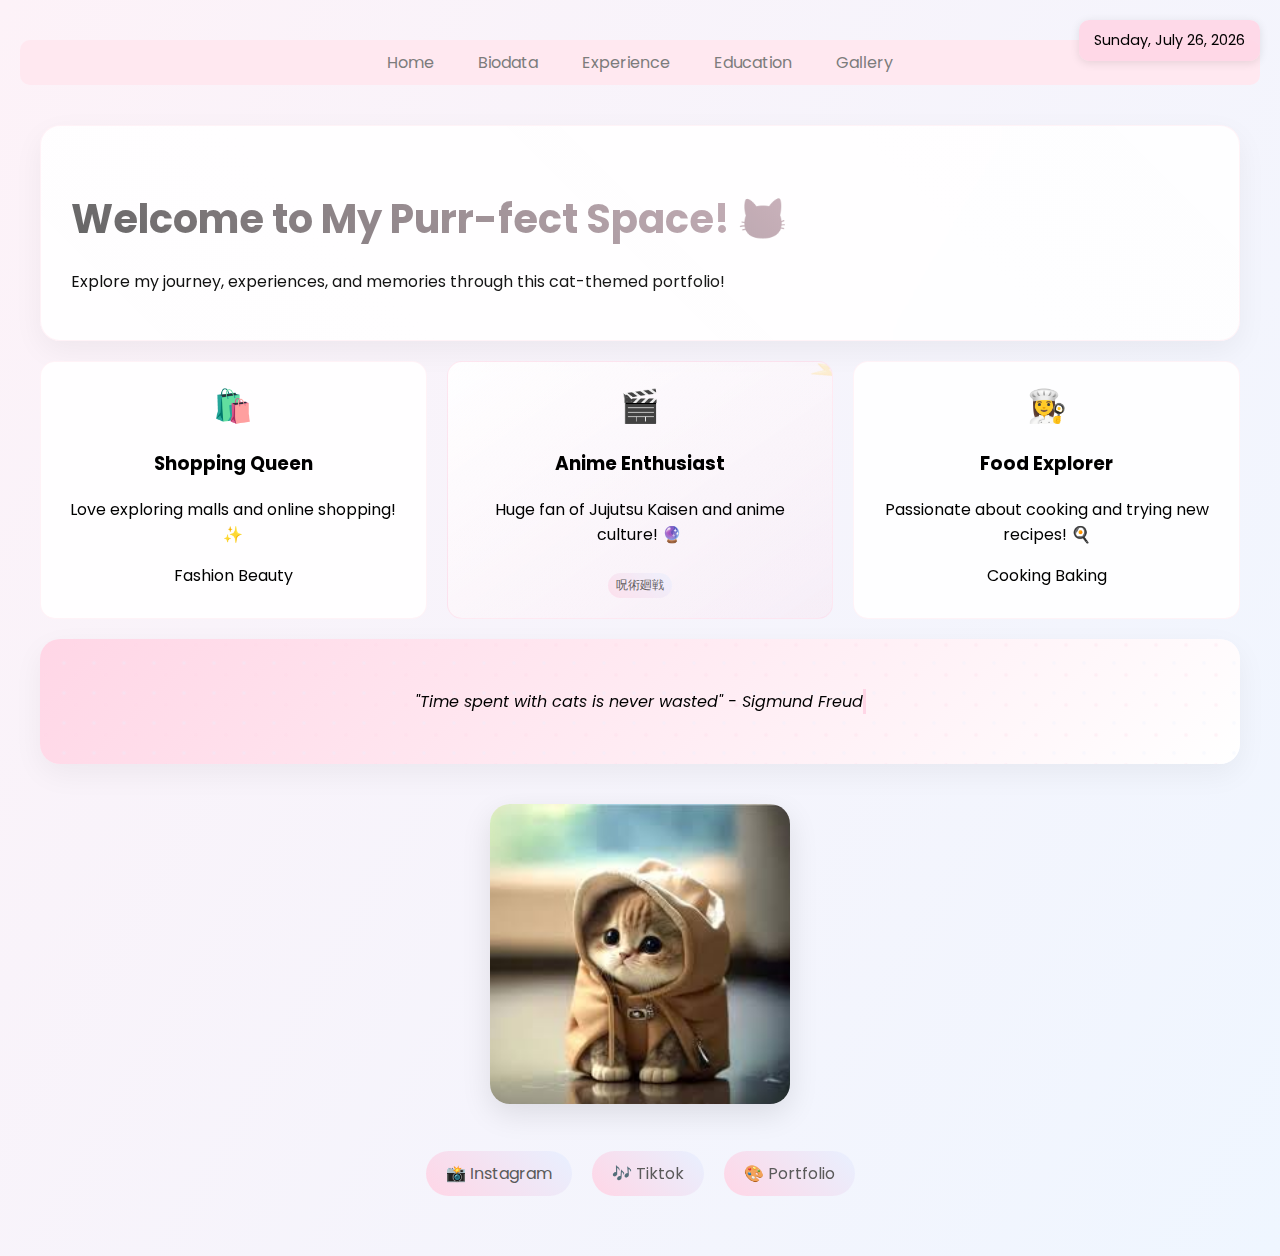
<file: index.html>
<!DOCTYPE html>
<html>
<head>
    <title>My Portfolio - Nur Nabila</title>
    <link href="https://fonts.googleapis.com/css2?family=Poppins:wght@300;400;500;600;700&display=swap" rel="stylesheet">
    <link rel="stylesheet" href="css/index.css">
    <style>
    
    </style>
</head>
<body>
<div id="top"></div>
    <!-- <div class="header">
        <div class="corner corner-tl"></div>
        <div class="corner corner-tr"></div>
        <div class="corner corner-bl"></div>
        <div class="corner corner-br"></div>
        <div class="shimmer"></div>
        <h1>My Portfolio</h1>
        <img src="images/cute-cat2.png" alt="White Cat" width="300">
    </div> -->

    <div class="navigation">
        <a href="index.html">Home</a>
        <a href="biodata.html">Biodata</a>
        <a href="experience.html">Experience</a>
        <a href="education.html">Education</a>
        <a href="gallery.html">Gallery</a>
    </div>

    <div class="content">
        <div class="welcome-card">
            <h2 class="welcome-text">Welcome to My Purr-fect Space! 🐱</h2>
            <p>Explore my journey, experiences, and memories through this cat-themed portfolio!</p>
        </div>

        <div class="feature-cards">
            <div class="feature-card shopping-card">
                <div class="feature-icon">🛍️</div>
                <h3>Shopping Queen</h3>
                <p>Love exploring malls and online shopping! ✨</p>
                <div class="interest-details">
                    <span class="interest-tag">Fashion</span>
                    <span class="interest-tag">Beauty</span>
                </div>
            </div>
        
            <div class="feature-card anime-card">
                <div class="feature-icon">🎬</div>
                <h3>Anime Enthusiast</h3>
                <p>Huge fan of Jujutsu Kaisen and anime culture! 🔮</p>
                <div class="anime-details">
                    <span class="anime-tag">呪術廻戦</span>
                </div>
            </div>
        
            <div class="feature-card cooking-card">
                <div class="feature-icon">👩‍🍳</div>
                <h3>Food Explorer</h3>
                <p>Passionate about cooking and trying new recipes! 🍳</p>
                <div class="interest-details">
                    <span class="interest-tag">Cooking</span>
                    <span class="interest-tag">Baking</span>
                </div>
            </div>
        </div>

        <div class="quote-container">
            <div class="decorative-pattern"></div>
            <div class="quote">
                "Time spent with cats is never wasted" - Sigmund Freud
            </div>
        </div>

        <div class="cat-showcase">
            <img src="images/cute-cat.png" alt="Cute Cat" width="300" class="cat-animation">
        </div>

        <div class="social-links">
            <a href="https://www.instagram.com/thugisabelle?igsh=MWNkaXA3aXZoYXYzZw%3D%3D&utm_source=qr" class="social-button">📸 Instagram</a>
            <a href="https://www.tiktok.com/@ivy.sabella?_t=8rd1YtxPfYf&_r=1" class="social-button">🎶 Tiktok</a>
            <a href="#" class="social-button">🎨 Portfolio</a>
        </div>
    </div>


<!-- Add near the top right -->
<div class="current-date">
    <span id="currentDate"></span>
</div>

<!-- Add at the bottom -->
<div class="back-to-top" id="backToTop">
    <a href="#top">🔝</a>
</div>

<script>
    // Date display
    function updateDate() {
        const now = new Date();
        const options = { weekday: 'long', year: 'numeric', month: 'long', day: 'numeric' };
        document.getElementById('currentDate').textContent = now.toLocaleDateString('en-US', options);
    }
    updateDate();

    // Back to top visibility
    window.onscroll = function() {
        if (document.body.scrollTop > 20 || document.documentElement.scrollTop > 20) {
            document.getElementById('backToTop').classList.add('visible');
        } else {
            document.getElementById('backToTop').classList.remove('visible');
        }
    };

    // Smooth scroll
    document.querySelectorAll('a[href^="#"]').forEach(anchor => {
        anchor.addEventListener('click', function (e) {
            e.preventDefault();
            document.querySelector(this.getAttribute('href')).scrollIntoView({
                behavior: 'smooth'
            });
        });
    });
</script>
    <script>
        // Add mouse trail effect🎶
        document.addEventListener('mousemove', function(e) {
            const trail = document.createElement('div');
            trail.className = 'mouse-trail';
            trail.style.left = e.pageX + 'px';
            trail.style.top = e.pageY + 'px';
            trail.style.position = 'fixed';
            trail.style.width = '10px';
            trail.style.height = '10px';
            trail.style.background = '#ffd6e6';
            trail.style.borderRadius = '50%';
            trail.style.pointerEvents = 'none';
            document.body.appendChild(trail);

            setTimeout(() => {
                trail.style.transition = 'all 1s';
                trail.style.opacity = '0';
                trail.style.transform = 'scale(0)';
                setTimeout(() => trail.remove(), 1000);
            }, 100);
        });
    </script>
</body>
</html>
</file>
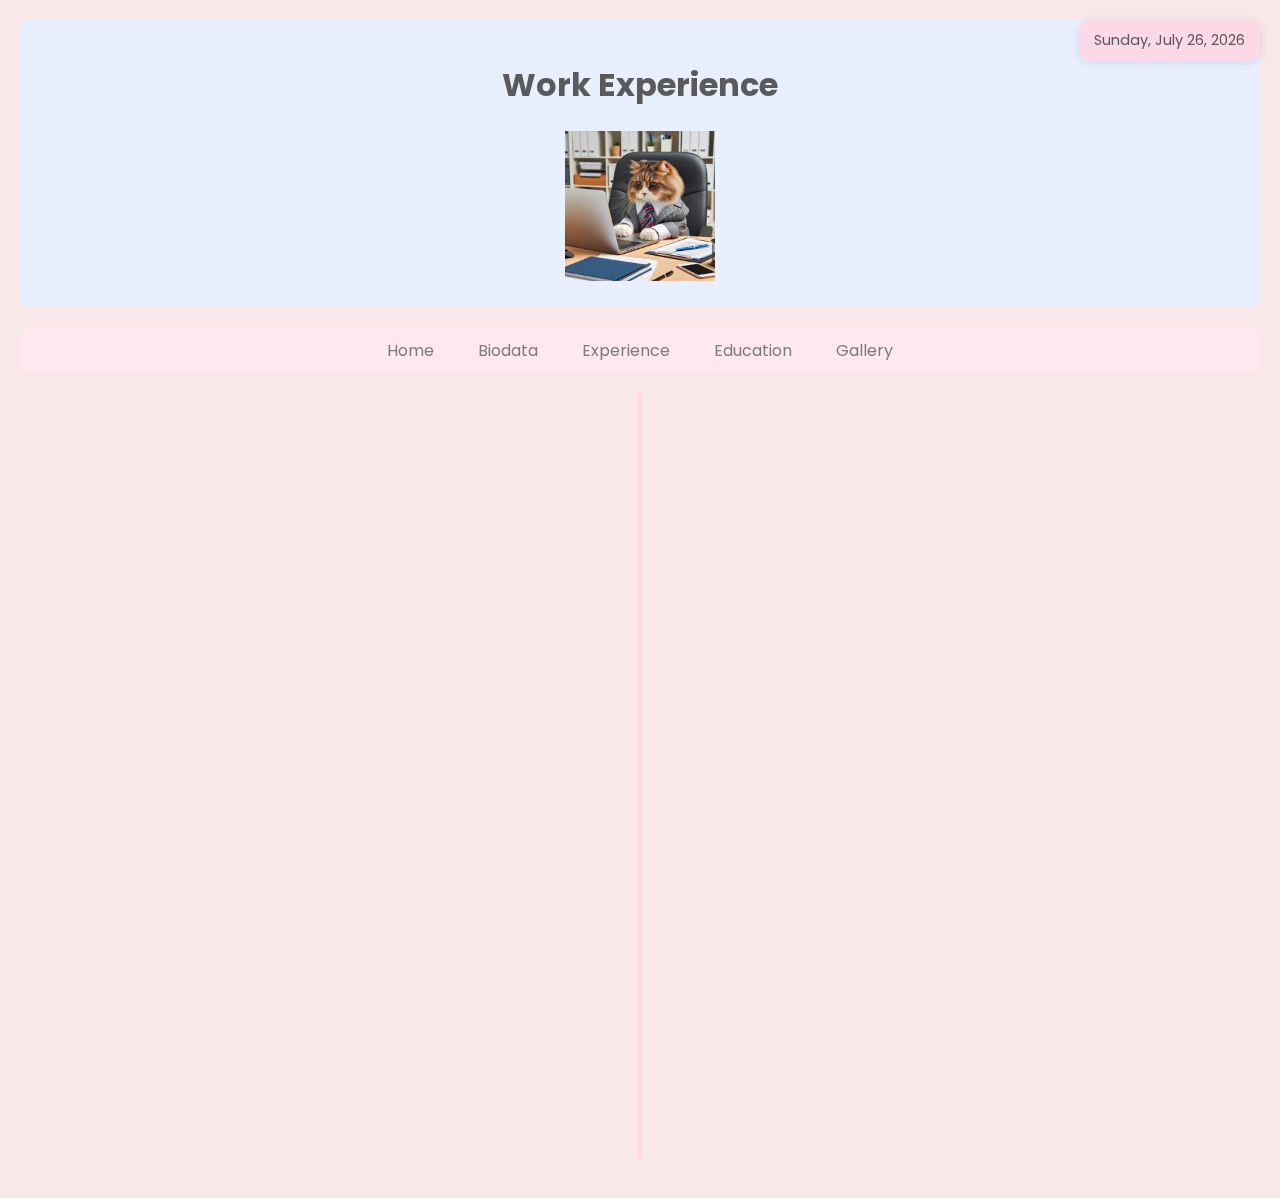
<file: experience.html>
<!DOCTYPE html>
<html>
<head>
    <title>Experience - Nur Nabila</title>
    <link href="https://fonts.googleapis.com/css2?family=Poppins:wght@300;400;500;600;700&display=swap" rel="stylesheet">
    <link rel="stylesheet" href="css/experience.css">
    <style>
     
    </style>
</head>
<body>
    
<div id="top"></div>
    <div class="floating-elements" id="floatingElements"></div>

    <div class="header">
        <h1>Work Experience</h1>
        <img src="images/working-cat.png" alt="Working Cat" class="cat-animation" width="150">
    </div>

    <div class="navigation">
        <a href="index.html">Home</a>
        <a href="biodata.html">Biodata</a>
        <a href="experience.html">Experience</a>
        <a href="education.html">Education</a>
        <a href="gallery.html">Gallery</a>
    </div>

    <div class="content">
        <div class="timeline">
            <div class="timeline-item" style="animation-delay: 0.3s">
                <div class="timeline-content">
                    <div class="timeline-date">After SPM</div>
                    <div class="timeline-title">Preschool Teacher</div>
                    <div class="timeline-description">
                        Teaching and caring for young children for two months, developing educational activities and fostering early learning.
                    </div>
                </div>
                <img src="images/teacher-cat.png" alt="Teacher Cat" class="cat-icon">
            </div>

            <div class="timeline-item" style="animation-delay: 0.6s">
                <div class="timeline-content">
                    <div class="timeline-date">Semester Break</div>
                    <div class="timeline-title">Starbucks Barista</div>
                    <div class="timeline-description">
                        Crafting beverages and providing excellent customer service while maintaining store cleanliness and efficiency.
                    </div>
                </div>
                <img src="images/coffee-cat.png" alt="Coffee Cat" class="cat-icon">
            </div>

            <div class="timeline-item" style="animation-delay: 0.9s">
                <div class="timeline-content">
                    <div class="timeline-date">Semester Break</div>
                    <div class="timeline-title">Admin Assistant</div>
                    <div class="timeline-description">
                        Supporting administrative operations at a Law Firm, managing documents and assisting with office procedures.
                    </div>
                </div>
                <img src="images/office-cat.png" alt="Office Cat" class="cat-icon">
            </div>
        </div>
    </div>

<!-- Add near the top right -->
<div class="current-date">
    <span id="currentDate"></span>
</div>

<!-- Add at the bottom -->
<div class="back-to-top" id="backToTop">
    <a href="#top">🔝</a>
</div>

<!-- Add necessary scripts at the bottom of each page -->
<script>
    // Date display
    function updateDate() {
        const now = new Date();
        const options = { weekday: 'long', year: 'numeric', month: 'long', day: 'numeric' };
        document.getElementById('currentDate').textContent = now.toLocaleDateString('en-US', options);
    }
    updateDate();

    // Back to top visibility
    window.onscroll = function() {
        if (document.body.scrollTop > 20 || document.documentElement.scrollTop > 20) {
            document.getElementById('backToTop').classList.add('visible');
        } else {
            document.getElementById('backToTop').classList.remove('visible');
        }
    };

    // Smooth scroll
    document.querySelectorAll('a[href^="#"]').forEach(anchor => {
        anchor.addEventListener('click', function (e) {
            e.preventDefault();
            document.querySelector(this.getAttribute('href')).scrollIntoView({
                behavior: 'smooth'
            });
        });
    });
</script>
    <script>
        // Floating work elements animation
        const elements = ['💼', '📊', '💻', '📱', '✉️', '📝'];
        function createFloatingElement() {
            const element = document.createElement('div');
            element.className = 'floating-element';
            element.textContent = elements[Math.floor(Math.random() * elements.length)];
            element.style.left = Math.random() * 100 + 'vw';
            element.style.animationDuration = (Math.random() * 5 + 10) + 's';
            document.getElementById('floatingElements').appendChild(element);
            
            setTimeout(() => {
                element.remove();
            }, 15000);
        }

        setInterval(createFloatingElement, 2000);

        // Mouse trail effect
        document.addEventListener('mousemove', function(e) {
            const trail = document.createElement('div');
            trail.className = 'mouse-trail';
            trail.style.left = e.pageX + 'px';
            trail.style.top = e.pageY + 'px';
            trail.style.position = 'fixed';
            trail.style.width = '10px';
            trail.style.height = '10px';
            trail.style.background = '#ffd6e6';
            trail.style.borderRadius = '50%';
            trail.style.pointerEvents = 'none';
            document.body.appendChild(trail);

            setTimeout(() => {
                trail.style.transition = 'all 1s';
                trail.style.opacity = '0';
                trail.style.transform = 'scale(0)';
                setTimeout(() => trail.remove(), 1000);
            }, 100);
        });
    </script>
</body>
</html>
</file>
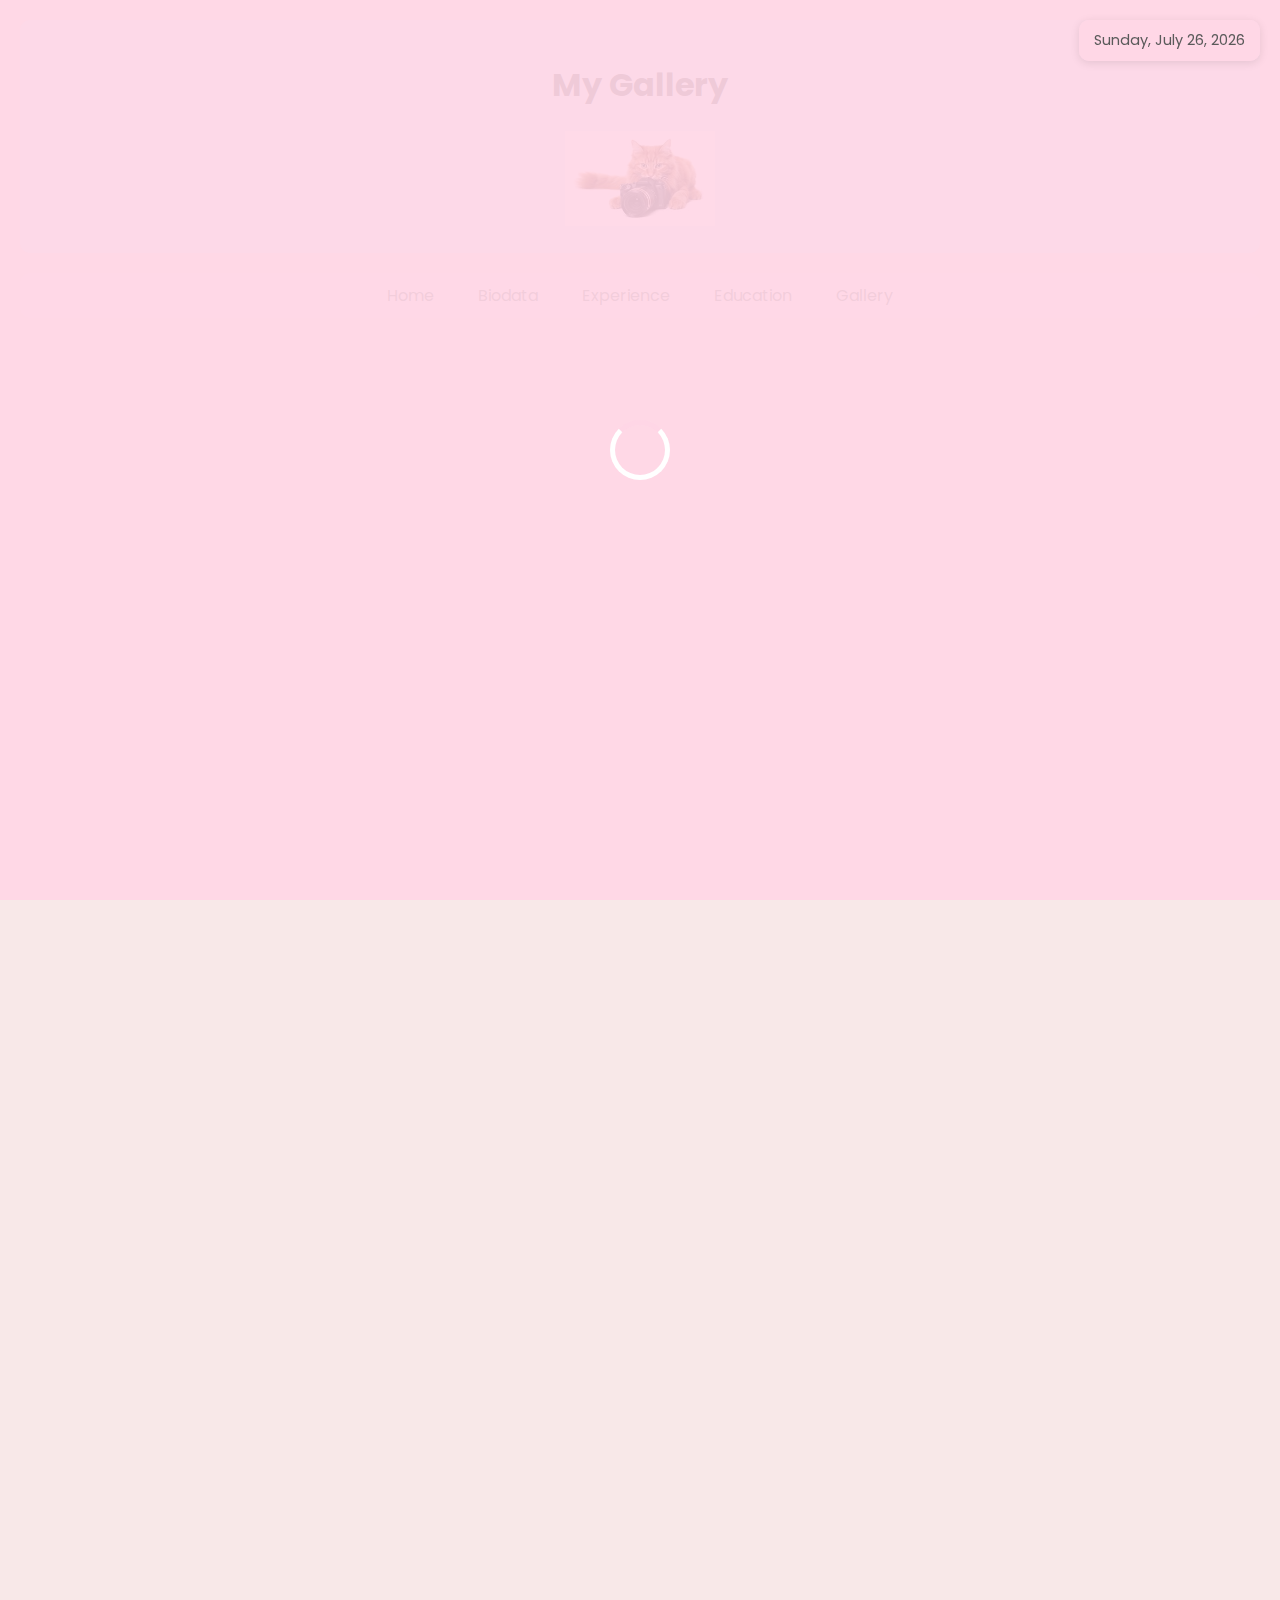
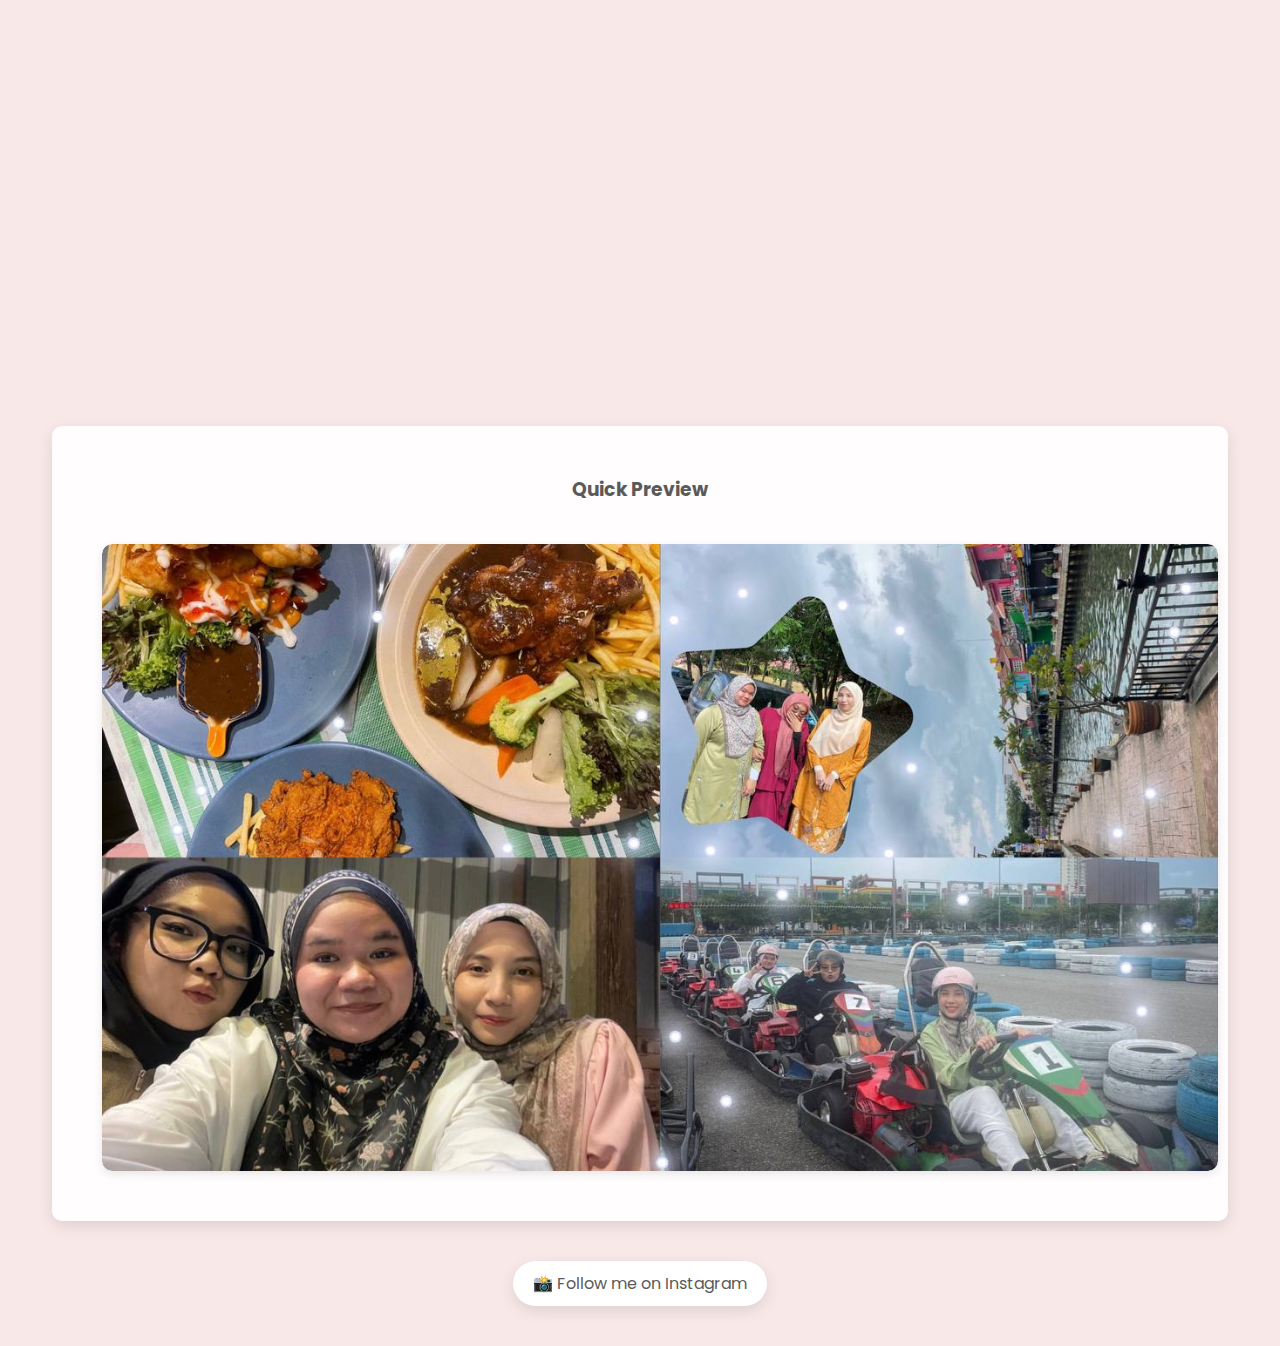
<file: gallery.html>
<!DOCTYPE html>
<html>
<head>
    <title>Gallery - Nur Nabila</title>
    <link href="https://fonts.googleapis.com/css2?family=Poppins:wght@300;400;500;600;700&display=swap" rel="stylesheet">
    <link rel="stylesheet" href="css/gallery.css">
    <style>
      
    </style>
</head>
<body>

<div id="top"></div>
    <!-- Loading Overlay -->
    <div class="loading-overlay" id="loadingOverlay">
        <div class="loader"></div>
    </div>

    <!-- Floating Cats -->
    <div class="floating-cats" id="floatingCats"></div>

    <div class="header">
        <h1>My Gallery</h1>
        <img src="images/photographer-cat.png" alt="Photographer Cat" class="cat-animation" width="150">
    </div>

    <div class="navigation">
        <a href="index.html">Home</a>
        <a href="biodata.html">Biodata</a>
        <a href="experience.html">Experience</a>
        <a href="education.html">Education</a>
        <a href="gallery.html">Gallery</a>
    </div>

    <div class="gallery-container">
        <!-- Video item -->
        <div class="gallery-item" style="animation-delay: 0.1s">
            <video class="gallery-image" controls autoplay muted loop>
                <source src="video/company_trip.MOV" type="video/mp4">
                Your browser does not support the video tag.
            </video>
            <div class="gallery-overlay">
                <div class="gallery-caption">Company Trip 2024, Pahang</div>
            </div>
        </div>
        <!-- Image item with link -->
        <div class="gallery-item" style="animation-delay: 0.1s">
            <a href="images/gallery2.jpg" target="_blank" class="gallery-link">
                <img src="images/gallery2.jpg" alt="Me" class="gallery-image">
                <div class="gallery-overlay">
                    <div class="gallery-caption">Me</div>
                </div>
            </a>
        </div>
        <!-- Image item with link -->
        <div class="gallery-item" style="animation-delay: 0.1s">
            <a href="images/gallery3.jpg" target="_blank" class="gallery-link">
                <img src="images/gallery3.jpg" alt="My Trio" class="gallery-image">
                <div class="gallery-overlay">
                    <div class="gallery-caption">My Trio after 2 years and half</div>
                </div>
            </a>
        </div>
        <!-- Image item with link -->
        <div class="gallery-item" style="animation-delay: 0.1s">
            <a href="images/family.jpg" target="_blank" class="gallery-link">
                <img src="images/family.jpg" alt="Family" class="gallery-image">
                <div class="gallery-overlay">
                    <div class="gallery-caption">Me and My Family</div>
                </div>
            </a>
        </div>
        <!-- Image item with link -->
        <div class="gallery-item" style="animation-delay: 0.1s">
            <a href="images/family_1.jpg" target="_blank" class="gallery-link">
                <img src="images/family_1.jpg" alt="Sister" class="gallery-image">
                <div class="gallery-overlay">
                    <div class="gallery-caption">My Sister and I</div>
                </div>
            </a>
        </div>
        <!-- Video item -->
        <div class="gallery-item" style="animation-delay: 0.1s">
            <video class="gallery-image" controls autoplay muted loop>
                <source src="video/gallery5.MOV" type="video/mp4">
                Your browser does not support the video tag.
            </video>
            <div class="gallery-overlay">
                <div class="gallery-caption">me at the one of biggest concert in malaysia on June 2024</div>
            </div>
        </div>
        <!-- Video item -->
        <div class="gallery-item" style="animation-delay: 0.1s">
            <video class="gallery-image" controls autoplay muted loop>
                <source src="video/company_trip2.MOV" type="video/mp4">
                Your browser does not support the video tag.
            </video>
            <div class="gallery-overlay">
                <div class="gallery-caption">memories 🧸</div>
            </div>
        </div>
    </div>

    <div class="thumbnail-gallery">
        <h3>Quick Preview</h3>
        <div class="thumbnail-container">
            <div class="thumbnail-wrapper">
                <div class="thumbnail horizontal">
                    <a href="images/thumbnail.jpg" target="_blank">
                        <img src="images/thumbnail.jpg" alt="Quick Preview Image">
                        <div class="thumbnail-overlay">
                            <div class="thumbnail-caption">View Full Size</div>
                        </div>
                    </a>
                </div>
            </div>
        </div>
    </div>
    

    <div class="social-links">
        <a href="https://www.instagram.com/thugisabelle?igsh=MWNkaXA3aXZoYXYzZw%3D%3D&utm_source=qr" target="_blank" class="social-button">
            📸 Follow me on Instagram
        </a>
    </div>

<!-- Add near the top right -->
<div class="current-date">
    <span id="currentDate"></span>
</div>

<!-- Add at the bottom -->
<div class="back-to-top" id="backToTop">
    <a href="#top">🔝</a>
</div>

<!-- Add necessary scripts at the bottom of each page -->
<script>
    // Date display
    function updateDate() {
        const now = new Date();
        const options = { weekday: 'long', year: 'numeric', month: 'long', day: 'numeric' };
        document.getElementById('currentDate').textContent = now.toLocaleDateString('en-US', options);
    }
    updateDate();

    // Back to top visibility
    window.onscroll = function() {
        if (document.body.scrollTop > 20 || document.documentElement.scrollTop > 20) {
            document.getElementById('backToTop').classList.add('visible');
        } else {
            document.getElementById('backToTop').classList.remove('visible');
        }
    };

    // Smooth scroll
    document.querySelectorAll('a[href^="#"]').forEach(anchor => {
        anchor.addEventListener('click', function (e) {
            e.preventDefault();
            document.querySelector(this.getAttribute('href')).scrollIntoView({
                behavior: 'smooth'
            });
        });
    });
</script>
    <script>
        // Loading overlay
        window.addEventListener('load', function() {
            setTimeout(() => {
                document.getElementById('loadingOverlay').style.opacity = '0';
                setTimeout(() => {
                    document.getElementById('loadingOverlay').style.display = 'none';
                }, 500);
            }, 1500);
        });

        // Floating cats animation
        function createFloatingCat() {
            const cat = document.createElement('div');
            cat.className = 'floating-cat';
            cat.innerHTML = '🐱';
            cat.style.top = Math.random() * 100 + 'vh';
            cat.style.fontSize = (Math.random() * 20 + 20) + 'px';
            document.getElementById('floatingCats').appendChild(cat);
            
            setTimeout(() => {
                cat.remove();
            }, 15000);
        }

        setInterval(createFloatingCat, 2000);

        // Mouse trail effect
        document.addEventListener('mousemove', function(e) {
            const trail = document.createElement('div');
            trail.className = 'mouse-trail';
            trail.style.left = e.pageX + 'px';
            trail.style.top = e.pageY + 'px';
            trail.style.position = 'fixed';
            trail.style.width = '10px';
            trail.style.height = '10px';
            trail.style.background = '#ffd6e6';
            trail.style.borderRadius = '50%';
            trail.style.pointerEvents = 'none';
            document.body.appendChild(trail);

            setTimeout(() => {
                trail.style.transition = 'all 1s';
                trail.style.opacity = '0';
                trail.style.transform = 'scale(0)';
                setTimeout(() => trail.remove(), 1000);
            }, 100);
        });
    </script>
</body>
</html>
</file>
<file: css/index.css>
body {
    margin: 0;
    padding: 20px;
    font-family: 'Poppins', sans-serif;
    color: var(--text-color);
    overflow-x: hidden;
    min-height: 100vh;
    background: linear-gradient(120deg, #fdf2f8 0%, #eff6ff 100%);
    position: relative;
}
.header {
    background: rgba(255, 255, 255, 0.8);
    padding: 40px;
    text-align: center;
    border-radius: 20px;
    position: relative;
    overflow: hidden;
    animation: headerGlow 3s infinite;
    border: 2px solid rgba(255, 214, 230, 0.3);
}

.header::before {
    content: '';
    position: absolute;
    top: -2px;
    left: -2px;
    right: -2px;
    bottom: -2px;
    background: linear-gradient(45deg, 
        #ffd6e6, #e8f0ff, #ffe8f0, #ffd6e6);
    background-size: 400% 400%;
    z-index: -1;
    border-radius: 22px;
    animation: gradientBorder 15s linear infinite;
    filter: blur(10px);
}

.header::after {
    content: '';
    position: absolute;
    top: 0;
    left: 0;
    right: 0;
    bottom: 0;
    background-image: radial-gradient(circle at 10px 10px, 
        rgba(255, 214, 230, 0.2) 2px, transparent 0);
    background-size: 30px 30px;
    z-index: -1;
    animation: floatingDots 20s linear infinite;
}

.header h1 {
    color: #5a5a5a;
    font-family: 'Poppins', sans-serif;
    font-size: 2.5em;
    margin-bottom: 20px;
    position: relative;
    text-shadow: 2px 2px 4px rgba(0,0,0,0.1);
}

.header img {
    border-radius: 15px;
    box-shadow: 0 5px 15px rgba(0,0,0,0.1);
    transition: transform 0.3s ease;
    position: relative;
    z-index: 1;
}

.header img:hover {
    transform: scale(1.05);
}


@keyframes slideDown {
    from { transform: translateY(-100%); }
    to { transform: translateY(0); }
}
.navigation {
    background-color: #ffe8f0;
    padding: 10px;
    margin: 20px 0;
    border-radius: 10px;
    text-align: center;
    animation: fadeIn 1.5s ease-in;
}
@keyframes fadeIn {
    from { opacity: 0; }
    to { opacity: 1; }
}
.navigation a {
    color: #7c7c7c;
    text-decoration: none;
    margin: 0 10px;
    padding: 5px 10px;
    position: relative;
    transition: all 0.3s ease;
}
.navigation a:hover {
    background-color: #ffd6e6;
    border-radius: 5px;
    transform: scale(1.1);
}
.navigation a::after {
    content: '🐱';
    position: absolute;
    top: -20px;
    left: 50%;
    transform: translateX(-50%);
    opacity: 0;
    transition: 0.3s;
}
.navigation a:hover::after {
    opacity: 1;
    top: -15px;
}
.content {
    background-color: transparent; /* Changed from white */
    padding: 20px;
    animation: scaleIn 1s ease-out;
}
.welcome-card {
    background: rgba(255, 255, 255, 0.9);
    padding: 30px;
    border-radius: 20px;
    box-shadow: 0 10px 30px rgba(0, 0, 0, 0.05);
    animation: fadeInUp 1s ease-out;
    position: relative;
    overflow: hidden;
    backdrop-filter: blur(10px);
    border: 1px solid rgba(255, 214, 230, 0.3);
}

.welcome-card::before {
    content: '';
    position: absolute;
    top: -50%;
    left: -50%;
    width: 200%;
    height: 200%;
    background: linear-gradient(
        45deg,
        transparent 0%,
        rgba(255, 255, 255, 0.1) 50%,
        transparent 100%
    );
    animation: shine 3s infinite;
}
.main-grid {
    display: grid;
    grid-template-columns: repeat(2, 1fr);
    gap: 20px;
    margin: 20px 0;
}
@keyframes scaleIn {
    from { transform: scale(0); }
    to { transform: scale(1); }
}
.cat-animation {
    animation: bounce 2s infinite;
}
@keyframes bounce {
    0%, 100% { transform: translateY(0) rotate(0deg); }
    50% { transform: translateY(-20px) rotate(5deg); }
}
.floating-cats {
    position: fixed;
    pointer-events: none;
    z-index: 1000;
}
.floating-cat {
    position: absolute;
    animation: float 15s linear infinite;
}
@keyframes float {
    from { transform: translateX(-100vw) rotate(0deg); }
    to { transform: translateX(100vw) rotate(360deg); }
}
marquee {
    background-color: #e8f0ff;
    padding: 10px;
    margin: 20px 0;
    border-radius: 5px;
    animation: glow 2s infinite;
}
@keyframes glow {
    0%, 100% { box-shadow: 0 0 5px #ffd6e6; }
    50% { box-shadow: 0 0 20px #ffd6e6; }
}
.quote {
    text-align: center;
    font-style: italic;
    margin: 20px 0;
    animation: typing 3.5s steps(40, end);
    white-space: nowrap;
    overflow: hidden;
    border-right: 3px solid #ffd6e6;
    width: fit-content;
    margin: 20px auto;
}
@keyframes typing {
    from { width: 0 }
    to { width: 100% }
}
.background-design {
    position: fixed;
    top: 0;
    left: 0;
    width: 100%;
    height: 100%;
    z-index: -1;
    overflow: hidden;
    opacity: 0.4;
}
.background-design::before {
    content: '';
    position: absolute;
    width: 100%;
    height: 100%;
    background: 
        radial-gradient(circle at 10% 10%, var(--primary-color) 0.5%, transparent 2%),
        radial-gradient(circle at 90% 20%, var(--secondary-color) 0.5%, transparent 2%),
        radial-gradient(circle at 30% 70%, var(--accent-color) 0.5%, transparent 2%),
        radial-gradient(circle at 80% 80%, var(--primary-color) 0.5%, transparent 2%);
    animation: backgroundFloat 15s infinite linear;
}
.background-design::after {
    content: '';
    position: absolute;
    width: 100%;
    height: 100%;
    background: 
        linear-gradient(45deg, var(--primary-color) 0.5%, transparent 1%) 0 0,
        linear-gradient(45deg, transparent 1%, var(--secondary-color) 0.5%) 50px 50px;
    background-size: 100px 100px;
    opacity: 0.3;
    animation: patternMove 20s infinite linear;
}
@keyframes backgroundFloat {
    0% { transform: translate(0, 0) rotate(0deg); }
    100% { transform: translate(-50px, -50px) rotate(1deg); }
}

@keyframes patternMove {
    0% { background-position: 0 0; }
    100% { background-position: 100px 100px; }
}
.corner {
    position: absolute;
    width: 50px;
    height: 50px;
    opacity: 0.5;
}

.corner-tl { top: 0; left: 0; border-top: 3px solid #ffd6e6; border-left: 3px solid #ffd6e6; border-radius: 10px 0 0 0; }
.corner-tr { top: 0; right: 0; border-top: 3px solid #ffd6e6; border-right: 3px solid #ffd6e6; border-radius: 0 10px 0 0; }
.corner-bl { bottom: 0; left: 0; border-bottom: 3px solid #ffd6e6; border-left: 3px solid #ffd6e6; border-radius: 0 0 0 10px; }
.corner-br { bottom: 0; right: 0; border-bottom: 3px solid #ffd6e6; border-right: 3px solid #ffd6e6; border-radius: 0 0 10px 0; }


.corner-decoration {
    position: fixed;
    width: 150px;
    height: 150px;
    opacity: 0.1;
    pointer-events: none;
}

.corner-decoration.top-left {
    top: 0;
    left: 0;
    background: radial-gradient(circle at 0 0, var(--primary-color), transparent 70%);
}

.corner-decoration.top-right {
    top: 0;
    right: 0;
    background: radial-gradient(circle at 100% 0, var(--secondary-color), transparent 70%);
}

.corner-decoration.bottom-left {
    bottom: 0;
    left: 0;
    background: radial-gradient(circle at 0 100%, var(--accent-color), transparent 70%);
}
.corner-decoration.bottom-right {
    bottom: 0;
    right: 0;
    background: radial-gradient(circle at 100% 100%, var(--primary-color), transparent 70%);
}

@keyframes headerGlow {
    0%, 100% { box-shadow: 0 0 20px rgba(255, 214, 230, 0.3); }
    50% { box-shadow: 0 0 30px rgba(255, 214, 230, 0.5); }
}

@keyframes gradientBorder {
    0% { background-position: 0% 50%; }
    100% { background-position: 400% 50%; }
}

@keyframes floatingDots {
    0% { background-position: 0 0; }
    100% { background-position: 30px 30px; }
}

.shimmer {
    position: absolute;
    top: 0;
    left: -100%;
    width: 50%;
    height: 100%;
    background: linear-gradient(
        90deg,
        transparent,
        rgba(255, 255, 255, 0.4),
        transparent
    );
    animation: shimmer 5s infinite;
    transform: skewX(-20deg);
}

@keyframes shimmer {
    0% { left: -100%; }
    100% { left: 200%; }
}

.cat-showcase {
    position: relative;
    padding: 20px;
    text-align: center;
}

.cat-showcase img {
    border-radius: 20px;
    box-shadow: 0 10px 30px rgba(0, 0, 0, 0.1);
    transition: transform 0.3s ease;
}

.cat-showcase img:hover {
    transform: scale(1.05) rotate(2deg);
}

.quote-container {
    background: linear-gradient(135deg, #ffd6e6 0%, #fff 100%);
    padding: 30px;
    border-radius: 20px;
    position: relative;
    overflow: hidden;
    margin: 20px 0;
    box-shadow: 0 10px 30px rgba(0, 0, 0, 0.05);
}

.decorative-pattern {
    position: absolute;
    width: 100%;
    height: 100%;
    top: 0;
    left: 0;
    background-image: 
        radial-gradient(circle at 20% 20%, rgba(255, 214, 230, 0.4) 0%, transparent 8%),
        radial-gradient(circle at 80% 80%, rgba(232, 240, 255, 0.4) 0%, transparent 8%);
    background-size: 30px 30px;
    animation: patternFloat 20s linear infinite;
}

.feature-cards {
    display: grid;
    grid-template-columns: repeat(auto-fit, minmax(250px, 1fr));
    gap: 20px;
    margin: 20px 0;
}

.feature-card {
    background: rgba(255, 255, 255, 0.9);
    padding: 20px;
    border-radius: 15px;
    text-align: center;
    transition: all 0.3s ease;
    position: relative;
    overflow: hidden;
    border: 1px solid rgba(255, 214, 230, 0.3);
}

.feature-card:hover {
    transform: translateY(-5px);
    box-shadow: 0 15px 30px rgba(0, 0, 0, 0.1);
}

.feature-icon {
    font-size: 2em;
    margin-bottom: 10px;
    color: #ffd6e6;
    animation: bounce 2s infinite;
}

.welcome-text {
    font-size: 2.5em;
    background: linear-gradient(45deg, #5a5a5a, #ffd6e6);
    -webkit-background-clip: text;
    -webkit-text-fill-color: transparent;
    margin-bottom: 20px;
    animation: textGlow 2s infinite;
}

@keyframes textGlow {
    0%, 100% { text-shadow: 0 0 10px rgba(255, 214, 230, 0.5); }
    50% { text-shadow: 0 0 20px rgba(255, 214, 230, 0.8); }
}

@keyframes fadeInUp {
    from {
        opacity: 0;
        transform: translateY(20px);
    }
    to {
        opacity: 1;
        transform: translateY(0);
    }
}

marquee {
    background: linear-gradient(90deg, #e8f0ff, #ffd6e6, #e8f0ff);
    padding: 15px;
    border-radius: 10px;
    font-weight: 500;
    box-shadow: 0 5px 15px rgba(0, 0, 0, 0.05);
}

.social-links {
    display: flex;
    justify-content: center;
    gap: 20px;
    margin: 20px 0;
}

.social-button {
    padding: 10px 20px;
    border-radius: 30px;
    background: linear-gradient(45deg, #ffd6e6, #e8f0ff);
    color: #5a5a5a;
    text-decoration: none;
    transition: all 0.3s ease;
    position: relative;
    overflow: hidden;
}

.social-button:hover {
    transform: translateY(-3px);
    box-shadow: 0 5px 15px rgba(0, 0, 0, 0.1);
}
.anime-card {
background: linear-gradient(145deg, rgba(255, 255, 255, 0.9), rgba(255, 214, 230, 0.2));
border: 1px solid rgba(255, 214, 230, 0.5);
position: relative;
overflow: hidden;
}

.anime-card::before {
content: '⚡';
position: absolute;
top: -10px;
right: -10px;
font-size: 24px;
opacity: 0.2;
transform: rotate(45deg);
}

.anime-card:hover {
transform: translateY(-5px);
box-shadow: 0 10px 20px rgba(0, 0, 0, 0.15);
background: linear-gradient(145deg, rgba(255, 214, 230, 0.2), rgba(255, 255, 255, 0.9));
}

.anime-card .feature-icon {
animation: pulseGlow 2s infinite;
}

.anime-tag {
display: inline-block;
padding: 4px 8px;
background: linear-gradient(45deg, #ffd6e6, #e8f0ff);
border-radius: 20px;
font-size: 0.8em;
margin-top: 10px;
opacity: 0.8;
transition: all 0.3s ease;
}

.anime-card:hover .anime-tag {
opacity: 1;
transform: scale(1.1);
}

@keyframes pulseGlow {
0%, 100% { 
    text-shadow: 0 0 5px rgba(255, 214, 230, 0.5);
    transform: scale(1);
}
50% { 
    text-shadow: 0 0 15px rgba(255, 214, 230, 0.8);
    transform: scale(1.1);
}
}

.anime-details {
margin-top: 10px;
font-size: 0.9em;
opacity: 0.8;
}

/* Current Date Styles */
.current-date {
    position: fixed;
    top: 20px;
    right: 20px;
    background: rgba(255, 214, 230, 0.9);
    padding: 10px 15px;
    border-radius: 10px;
    font-size: 0.9em;
    box-shadow: 0 2px 10px rgba(0,0,0,0.1);
    z-index: 1000;
    animation: fadeIn 0.5s ease-out;
}

/* Back to Top Button Styles */
.back-to-top {
    position: fixed;
    bottom: 20px;
    right: 20px;
    background: rgba(255, 214, 230, 0.9);
    width: 40px;
    height: 40px;
    border-radius: 50%;
    display: flex;
    justify-content: center;
    align-items: center;
    cursor: pointer;
    opacity: 0;
    transition: all 0.3s ease;
    z-index: 1000;
    box-shadow: 0 2px 10px rgba(0,0,0,0.1);
}

.back-to-top.visible {
    opacity: 1;
}

.back-to-top a {
    text-decoration: none;
    color: #5a5a5a;
    font-size: 1.5em;
}

.back-to-top:hover {
    transform: translateY(-5px);
    background: rgba(255, 214, 230, 1);
}

/* Location Link Styles */
.location-link {
    cursor: pointer;
    font-size: 1.2em;
    margin-left: 10px;
    transition: all 0.3s ease;
    display: inline-flex;
    align-items: center;
    color: #5a5a5a;
}

.location-link:hover {
    transform: scale(1.2);
    color: #ffd6e6;
}

/* Achievement Badge Styles */
.achievement-text {
    position: relative;
    display: inline-block;
    padding-right: 85px; /* Space for the badge */
}

.achievement-badge {
    font-size: 0.7em;
    color: #ffd6e6;
    position: absolute;
    top: -15px;
    right: -80px;
    white-space: nowrap;
    animation: badgeFloat 2s infinite ease-in-out;
}

@keyframes badgeFloat {
    0%, 100% { transform: translateY(0); }
    50% { transform: translateY(-5px); }
}

/* Gallery and Thumbnail Styles */
.thumbnail-gallery {
    margin-top: 40px;
    padding: 20px;
    background: rgba(255, 255, 255, 0.9);
    border-radius: 10px;
    box-shadow: 0 5px 15px rgba(0,0,0,0.1);
}

.thumbnail-gallery h3 {
    text-align: center;
    color: #5a5a5a;
    margin-bottom: 20px;
}

.thumbnail-container {
    display: grid;
    grid-template-columns: repeat(auto-fit, minmax(150px, 1fr));
    gap: 20px;
    padding: 20px 0;
}

.thumbnail {
    position: relative;
    overflow: hidden;
    border-radius: 10px;
    transition: transform 0.3s ease;
    box-shadow: 0 3px 10px rgba(0,0,0,0.1);
}

.thumbnail:hover {
    transform: scale(1.05);
}

.thumbnail img {
    width: 100%;
    height: 150px;
    object-fit: cover;
    border-radius: 10px;
    transition: transform 0.3s ease;
}

.thumbnail-overlay {
    position: absolute;
    top: 0;
    left: 0;
    right: 0;
    bottom: 0;
    background: rgba(255, 214, 230, 0.8);
    display: flex;
    justify-content: center;
    align-items: center;
    opacity: 0;
    transition: opacity 0.3s ease;
    color: #5a5a5a;
    font-weight: 500;
}

.thumbnail:hover .thumbnail-overlay {
    opacity: 1;
}

/* Animation Keyframes */
@keyframes fadeIn {
    from { opacity: 0; transform: translateY(-10px); }
    to { opacity: 1; transform: translateY(0); }
}

/* Responsive Styles */
@media (max-width: 768px) {
    .thumbnail-container {
        grid-template-columns: repeat(2, 1fr);
    }
    
    .current-date {
        top: 10px;
        right: 10px;
        font-size: 0.8em;
    }
    
    .back-to-top {
        bottom: 10px;
        right: 10px;
    }
}

/* Smooth Scroll Behavior */
html {
    scroll-behavior: smooth;
}

/* Link Styles for Gallery */
.gallery-link {
    text-decoration: none;
    color: inherit;
    display: block;
    width: 100%;
    height: 100%;
}
</file>
<file: css/experience.css>
body {
    background-color: #f8e8e8;
    font-family: 'Poppins', sans-serif;
    margin: 0;
    padding: 20px;
    color: #5a5a5a;
    overflow-x: hidden;
}
.header {
    background-color: #e8f0ff;
    padding: 20px;
    text-align: center;
    border-radius: 10px;
    animation: slideDown 1s ease-out;
}
@keyframes slideDown {
    from { transform: translateY(-100%); }
    to { transform: translateY(0); }
}
.navigation {
    background-color: #ffe8f0;
    padding: 10px;
    margin: 20px 0;
    border-radius: 10px;
    text-align: center;
    animation: fadeIn 1.5s ease-in;
}
@keyframes fadeIn {
    from { opacity: 0; }
    to { opacity: 1; }
}
.navigation a {
    color: #7c7c7c;
    text-decoration: none;
    margin: 0 10px;
    padding: 5px 10px;
    position: relative;
    transition: all 0.3s ease;
}
.navigation a:hover {
    background-color: #ffd6e6;
    border-radius: 5px;
    transform: scale(1.1);
}
.navigation a::after {
    content: '🐱';
    position: absolute;
    top: -20px;
    left: 50%;
    transform: translateX(-50%);
    opacity: 0;
    transition: 0.3s;
}
.navigation a:hover::after {
    opacity: 1;
    top: -15px;
}
.content {
    max-width: 1000px;
    margin: 20px auto;
    position: relative;
    animation: scaleIn 1s ease-out;
}
@keyframes scaleIn {
    from { transform: scale(0); }
    to { transform: scale(1); }
}
.timeline {
    position: relative;
    padding: 20px 0;
}
.timeline::before {
    content: '';
    position: absolute;
    top: 0;
    left: 50%;
    transform: translateX(-50%);
    width: 4px;
    height: 100%;
    background: #ffd6e6;
    animation: growLine 2s ease-out forwards;
}
@keyframes growLine {
    from { height: 0; }
    to { height: 100%; }
}
.timeline-item {
    width: 100%;
    margin-bottom: 50px;
    position: relative;
    display: flex;
    justify-content: center;
    opacity: 0;
    animation: slideIn 0.5s ease-out forwards;
}
@keyframes slideIn {
    from {
        opacity: 0;
        transform: translateX(-100px);
    }
    to {
        opacity: 1;
        transform: translateX(0);
    }
}
.timeline-content {
    width: 45%;
    padding: 20px;
    background: white;
    border-radius: 10px;
    box-shadow: 0 5px 15px rgba(0,0,0,0.1);
    position: relative;
    transition: all 0.3s ease;
}
.timeline-content:hover {
    transform: scale(1.05);
    box-shadow: 0 8px 25px rgba(0,0,0,0.15);
}
.timeline-item:nth-child(odd) .timeline-content {
    margin-right: 55%;
}
.timeline-item:nth-child(even) .timeline-content {
    margin-left: 55%;
}
.timeline-content::after {
    content: '';
    position: absolute;
    width: 20px;
    height: 20px;
    background: #ffd6e6;
    border-radius: 50%;
    top: 50%;
    transform: translateY(-50%);
    animation: pulse 2s infinite;
}
@keyframes pulse {
    0% { transform: translateY(-50%) scale(1); box-shadow: 0 0 0 0 rgba(255, 214, 230, 0.7); }
    70% { transform: translateY(-50%) scale(1.1); box-shadow: 0 0 0 10px rgba(255, 214, 230, 0); }
    100% { transform: translateY(-50%) scale(1); box-shadow: 0 0 0 0 rgba(255, 214, 230, 0); }
}
.timeline-item:nth-child(odd) .timeline-content::after {
    right: -60px;
}
.timeline-item:nth-child(even) .timeline-content::after {
    left: -60px;
}
.timeline-date {
    color: #ffd6e6;
    font-weight: 600;
    margin-bottom: 10px;
    font-size: 1.1em;
}
.timeline-title {
    color: #5a5a5a;
    margin-bottom: 10px;
    font-size: 1.2em;
    font-weight: 600;
}
.timeline-description {
    line-height: 1.6;
}
.cat-icon {
    position: absolute;
    width: 40px;
    height: 40px;
    top: 50%;
    transform: translateY(-50%);
    animation: wiggle 2s infinite;
}
@keyframes wiggle {
    0%, 100% { transform: translateY(-50%) rotate(0deg); }
    50% { transform: translateY(-50%) rotate(10deg); }
}
.timeline-item:nth-child(odd) .cat-icon {
    right: 48%;
}
.timeline-item:nth-child(even) .cat-icon {
    left: 48%;
}
.floating-elements {
    position: fixed;
    top: 0;
    left: 0;
    width: 100%;
    height: 100%;
    pointer-events: none;
    z-index: -1;
}
.floating-element {
    position: absolute;
    animation: float 15s linear infinite;
    opacity: 0.3;
}
@keyframes float {
    0% { transform: translateY(100vh) rotate(0deg); opacity: 0; }
    10% { opacity: 0.3; }
    90% { opacity: 0.3; }
    100% { transform: translateY(-100px) rotate(360deg); opacity: 0; }
}
.cat-animation {
    animation: bounce 2s infinite;
}
@keyframes bounce {
    0%, 100% { transform: translateY(0) rotate(0deg); }
    50% { transform: translateY(-20px) rotate(5deg); }
}
/* Current Date Styles */
.current-date {
    position: fixed;
    top: 20px;
    right: 20px;
    background: rgba(255, 214, 230, 0.9);
    padding: 10px 15px;
    border-radius: 10px;
    font-size: 0.9em;
    box-shadow: 0 2px 10px rgba(0,0,0,0.1);
    z-index: 1000;
    animation: fadeIn 0.5s ease-out;
}

/* Back to Top Button Styles */
.back-to-top {
    position: fixed;
    bottom: 20px;
    right: 20px;
    background: rgba(255, 214, 230, 0.9);
    width: 40px;
    height: 40px;
    border-radius: 50%;
    display: flex;
    justify-content: center;
    align-items: center;
    cursor: pointer;
    opacity: 0;
    transition: all 0.3s ease;
    z-index: 1000;
    box-shadow: 0 2px 10px rgba(0,0,0,0.1);
}

.back-to-top.visible {
    opacity: 1;
}

.back-to-top a {
    text-decoration: none;
    color: #5a5a5a;
    font-size: 1.5em;
}

.back-to-top:hover {
    transform: translateY(-5px);
    background: rgba(255, 214, 230, 1);
}

/* Location Link Styles */
.location-link {
    cursor: pointer;
    font-size: 1.2em;
    margin-left: 10px;
    transition: all 0.3s ease;
    display: inline-flex;
    align-items: center;
    color: #5a5a5a;
}

.location-link:hover {
    transform: scale(1.2);
    color: #ffd6e6;
}

/* Achievement Badge Styles */
.achievement-text {
    position: relative;
    display: inline-block;
    padding-right: 85px; /* Space for the badge */
}

.achievement-badge {
    font-size: 0.7em;
    color: #ffd6e6;
    position: absolute;
    top: -15px;
    right: -80px;
    white-space: nowrap;
    animation: badgeFloat 2s infinite ease-in-out;
}

@keyframes badgeFloat {
    0%, 100% { transform: translateY(0); }
    50% { transform: translateY(-5px); }
}

/* Gallery and Thumbnail Styles */
.thumbnail-gallery {
    margin-top: 40px;
    padding: 20px;
    background: rgba(255, 255, 255, 0.9);
    border-radius: 10px;
    box-shadow: 0 5px 15px rgba(0,0,0,0.1);
}

.thumbnail-gallery h3 {
    text-align: center;
    color: #5a5a5a;
    margin-bottom: 20px;
}

.thumbnail-container {
    display: grid;
    grid-template-columns: repeat(auto-fit, minmax(150px, 1fr));
    gap: 20px;
    padding: 20px 0;
}

.thumbnail {
    position: relative;
    overflow: hidden;
    border-radius: 10px;
    transition: transform 0.3s ease;
    box-shadow: 0 3px 10px rgba(0,0,0,0.1);
}

.thumbnail:hover {
    transform: scale(1.05);
}

.thumbnail img {
    width: 100%;
    height: 150px;
    object-fit: cover;
    border-radius: 10px;
    transition: transform 0.3s ease;
}

.thumbnail-overlay {
    position: absolute;
    top: 0;
    left: 0;
    right: 0;
    bottom: 0;
    background: rgba(255, 214, 230, 0.8);
    display: flex;
    justify-content: center;
    align-items: center;
    opacity: 0;
    transition: opacity 0.3s ease;
    color: #5a5a5a;
    font-weight: 500;
}

.thumbnail:hover .thumbnail-overlay {
    opacity: 1;
}

/* Animation Keyframes */
@keyframes fadeIn {
    from { opacity: 0; transform: translateY(-10px); }
    to { opacity: 1; transform: translateY(0); }
}

/* Responsive Styles */
@media (max-width: 768px) {
    .thumbnail-container {
        grid-template-columns: repeat(2, 1fr);
    }
    
    .current-date {
        top: 10px;
        right: 10px;
        font-size: 0.8em;
    }
    
    .back-to-top {
        bottom: 10px;
        right: 10px;
    }
}

/* Smooth Scroll Behavior */
html {
    scroll-behavior: smooth;
}

/* Link Styles for Gallery */
.gallery-link {
    text-decoration: none;
    color: inherit;
    display: block;
    width: 100%;
    height: 100%;
}
</file>
<file: css/gallery.css>
body {
    background-color: #f8e8e8;
    font-family: 'Poppins', sans-serif;
    margin: 0;
    padding: 20px;
    color: #5a5a5a;
    overflow-x: hidden;
}
.header {
    background-color: #e8f0ff;
    padding: 20px;
    text-align: center;
    border-radius: 10px;
    animation: slideDown 1s ease-out;
}
@keyframes slideDown {
    from { transform: translateY(-100%); }
    to { transform: translateY(0); }
}
.navigation {
    background-color: #ffe8f0;
    padding: 10px;
    margin: 20px 0;
    border-radius: 10px;
    text-align: center;
    animation: fadeIn 1.5s ease-in;
}
@keyframes fadeIn {
    from { opacity: 0; }
    to { opacity: 1; }
}
.navigation a {
    color: #7c7c7c;
    text-decoration: none;
    margin: 0 10px;
    padding: 5px 10px;
    position: relative;
    transition: all 0.3s ease;
}
.navigation a:hover {
    background-color: #ffd6e6;
    border-radius: 5px;
    transform: scale(1.1);
}
.navigation a::after {
    content: '🐱';
    position: absolute;
    top: -20px;
    left: 50%;
    transform: translateX(-50%);
    opacity: 0;
    transition: 0.3s;
}
.navigation a:hover::after {
    opacity: 1;
    top: -15px;
}
.gallery-container {
    max-width: 1200px;
    margin: 20px auto;
    columns: 3;
    column-gap: 20px;
    padding: 20px;
}
@media (max-width: 900px) {
    .gallery-container {
        columns: 2;
    }
}
@media (max-width: 600px) {
    .gallery-container {
        columns: 1;
    }
}
.gallery-item {
    break-inside: avoid;
    margin-bottom: 20px;
    position: relative;
    border-radius: 10px;
    overflow: hidden;
    transform: scale(0);
    animation: scaleIn 0.5s ease forwards;
}
@keyframes scaleIn {
    from { transform: scale(0); }
    to { transform: scale(1); }
}
.gallery-image {
    width: 100%;
    border-radius: 10px;
    transition: all 0.3s ease;
    cursor: pointer;
}
.gallery-item:hover .gallery-image {
    transform: scale(1.05);
}
.gallery-overlay {
    position: absolute;
    top: 0;
    left: 0;
    right: 0;
    bottom: 0;
    background: rgba(255, 214, 230, 0.8);
    display: flex;
    justify-content: center;
    align-items: center;
    opacity: 0;
    transition: 0.3s ease;
    border-radius: 10px;
}
.gallery-item:hover .gallery-overlay {
    opacity: 1;
}
.gallery-caption {
    color: #5a5a5a;
    text-align: center;
    padding: 10px;
    font-size: 1.1em;
    transform: translateY(20px);
    transition: 0.3s ease;
}
.gallery-item:hover .gallery-caption {
    transform: translateY(0);
}
.social-links {
    text-align: center;
    margin: 20px 0;
    animation: bounceIn 1s ease;
}
@keyframes bounceIn {
    0% { transform: scale(0.3); opacity: 0; }
    50% { transform: scale(1.05); opacity: 0.8; }
    70% { transform: scale(0.9); opacity: 0.9; }
    100% { transform: scale(1); opacity: 1; }
}
.social-button {
    display: inline-block;
    padding: 10px 20px;
    background: #fff;
    color: #5a5a5a;
    text-decoration: none;
    border-radius: 25px;
    box-shadow: 0 5px 15px rgba(0,0,0,0.1);
    transition: all 0.3s ease;
}
.social-button:hover {
    transform: translateY(-5px);
    box-shadow: 0 8px 20px rgba(0,0,0,0.15);
    background: #ffd6e6;
}
.loading-overlay {
    position: fixed;
    top: 0;
    left: 0;
    right: 0;
    bottom: 0;
    background: rgba(255, 214, 230, 0.9);
    display: flex;
    justify-content: center;
    align-items: center;
    z-index: 1000;
}
.loader {
    width: 50px;
    height: 50px;
    border: 5px solid #fff;
    border-radius: 50%;
    border-top-color: #ffd6e6;
    animation: spin 1s linear infinite;
}
@keyframes spin {
    100% { transform: rotate(360deg); }
}
.floating-cats {
    position: fixed;
    pointer-events: none;
    z-index: 1;
}
.floating-cat {
    position: absolute;
    animation: float 15s linear infinite;
    opacity: 0.5;
}
@keyframes float {
    from { transform: translateX(-100vw) rotate(0deg); }
    to { transform: translateX(100vw) rotate(360deg); }
}
.cat-animation {
    animation: bounce 2s infinite;
}
@keyframes bounce {
    0%, 100% { transform: translateY(0) rotate(0deg); }
    50% { transform: translateY(-20px) rotate(5deg); }
}
.gallery-item video.gallery-image {
width: 100%;
height: 100%;
object-fit: cover;
border-radius: 10px;
transition: all 0.3s ease;
}

.gallery-item:hover video.gallery-image {
transform: scale(1.05);
}

.gallery-item video::-webkit-media-controls {
opacity: 0;
transition: opacity 0.3s ease;
}

.gallery-item:hover video::-webkit-media-controls {
opacity: 1;
}

/* Current Date Styles */
.current-date {
    position: fixed;
    top: 20px;
    right: 20px;
    background: rgba(255, 214, 230, 0.9);
    padding: 10px 15px;
    border-radius: 10px;
    font-size: 0.9em;
    box-shadow: 0 2px 10px rgba(0,0,0,0.1);
    z-index: 1000;
    animation: fadeIn 0.5s ease-out;
}

/* Back to Top Button Styles */
.back-to-top {
    position: fixed;
    bottom: 20px;
    right: 20px;
    background: rgba(255, 214, 230, 0.9);
    width: 40px;
    height: 40px;
    border-radius: 50%;
    display: flex;
    justify-content: center;
    align-items: center;
    cursor: pointer;
    opacity: 0;
    transition: all 0.3s ease;
    z-index: 1000;
    box-shadow: 0 2px 10px rgba(0,0,0,0.1);
}

.back-to-top.visible {
    opacity: 1;
}

.back-to-top a {
    text-decoration: none;
    color: #5a5a5a;
    font-size: 1.5em;
}

.back-to-top:hover {
    transform: translateY(-5px);
    background: rgba(255, 214, 230, 1);
}

/* Location Link Styles */
.location-link {
    cursor: pointer;
    font-size: 1.2em;
    margin-left: 10px;
    transition: all 0.3s ease;
    display: inline-flex;
    align-items: center;
    color: #5a5a5a;
}

.location-link:hover {
    transform: scale(1.2);
    color: #ffd6e6;
}

/* Achievement Badge Styles */
.achievement-text {
    position: relative;
    display: inline-block;
    padding-right: 85px; /* Space for the badge */
}

.achievement-badge {
    font-size: 0.7em;
    color: #ffd6e6;
    position: absolute;
    top: -15px;
    right: -80px;
    white-space: nowrap;
    animation: badgeFloat 2s infinite ease-in-out;
}

@keyframes badgeFloat {
    0%, 100% { transform: translateY(0); }
    50% { transform: translateY(-5px); }
}

/* Gallery and Thumbnail Styles */
.thumbnail-gallery {
    margin-top: 40px;
    padding: 20px;
    background: rgba(255, 255, 255, 0.9);
    border-radius: 10px;
    box-shadow: 0 5px 15px rgba(0,0,0,0.1);
}

.thumbnail-gallery h3 {
    text-align: center;
    color: #5a5a5a;
    margin-bottom: 20px;
}

.thumbnail-container {
    display: grid;
    grid-template-columns: repeat(auto-fit, minmax(150px, 1fr));
    gap: 20px;
    padding: 20px 0;
}

.thumbnail {
    position: relative;
    overflow: hidden;
    border-radius: 10px;
    transition: transform 0.3s ease;
    box-shadow: 0 3px 10px rgba(0,0,0,0.1);
}

.thumbnail:hover {
    transform: scale(1.05);
}

.thumbnail img {
    width: 100%;
    height: 150px;
    object-fit: cover;
    border-radius: 10px;
    transition: transform 0.3s ease;
}

.thumbnail-overlay {
    position: absolute;
    top: 0;
    left: 0;
    right: 0;
    bottom: 0;
    background: rgba(255, 214, 230, 0.8);
    display: flex;
    justify-content: center;
    align-items: center;
    opacity: 0;
    transition: opacity 0.3s ease;
    color: #5a5a5a;
    font-weight: 500;
}

.thumbnail:hover .thumbnail-overlay {
    opacity: 1;
}

/* Animation Keyframes */
@keyframes fadeIn {
    from { opacity: 0; transform: translateY(-10px); }
    to { opacity: 1; transform: translateY(0); }
}

/* Responsive Styles */
@media (max-width: 768px) {
    .thumbnail-container {
        grid-template-columns: repeat(2, 1fr);
    }
    
    .current-date {
        top: 10px;
        right: 10px;
        font-size: 0.8em;
    }
    
    .back-to-top {
        bottom: 10px;
        right: 10px;
    }
}

/* Smooth Scroll Behavior */
html {
    scroll-behavior: smooth;
}

/* Link Styles for Gallery */
.gallery-link {
    text-decoration: none;
    color: inherit;
    cursor: pointer;
}

.gallery-link:hover {
    cursor: zoom-in;
}

.gallery-item a {
    display: block;
    width: 100%;
    height: 100%;
    position: relative;
}

/* Ensure overlay works with links */
.gallery-link .gallery-overlay {
    pointer-events: none;
}

/* Optional: Add transition effect when hovering over images */
.gallery-link img {
    transition: transform 0.3s ease;
}

.gallery-link:hover img {
    transform: scale(1.02);
}
.thumbnail-gallery {
    margin: 40px auto;
    padding: 30px;
    background: rgba(255, 255, 255, 0.9);
    border-radius: 10px;
    box-shadow: 0 5px 15px rgba(0,0,0,0.1);
    width: 90%; /* Container width */
}

.thumbnail-container {
    width: 100%;
    padding: 20px;
}

.thumbnail-wrapper {
    margin: 0 auto;
    max-width: 1200px; /* Maximum width of the content */
    width: 100%;
}

.thumbnail {
    position: relative;
    width: 100%;
    border-radius: 10px;
    overflow: hidden;
    box-shadow: 0 3px 10px rgba(0,0,0,0.1);
    transition: all 0.3s ease;
}

.thumbnail.horizontal {
    aspect-ratio: 16/9;
}

.thumbnail img {
    width: 100%;
    height: 100%;
    object-fit: cover;
    border-radius: 10px;
    transition: transform 0.3s ease;
}

.thumbnail:hover {
    transform: scale(1.02);
    box-shadow: 0 8px 25px rgba(0,0,0,0.15);
}

.thumbnail-overlay {
    position: absolute;
    top: 0;
    left: 0;
    right: 0;
    bottom: 0;
    background: rgba(255, 214, 230, 0.8);
    display: flex;
    justify-content: center;
    align-items: center;
    opacity: 0;
    transition: opacity 0.3s ease;
}

.thumbnail:hover .thumbnail-overlay {
    opacity: 1;
}

.thumbnail-caption {
    color: #5a5a5a;
    font-weight: 500;
    font-size: 1em;
    padding: 12px 20px;
    background: rgba(255, 255, 255, 0.9);
    border-radius: 8px;
}

/* Responsive adjustments */
@media (max-width: 768px) {
    .thumbnail-gallery {
        width: 95%;
        padding: 15px;
    }
    
    .thumbnail-container {
        padding: 10px;
    }
}
</file>
